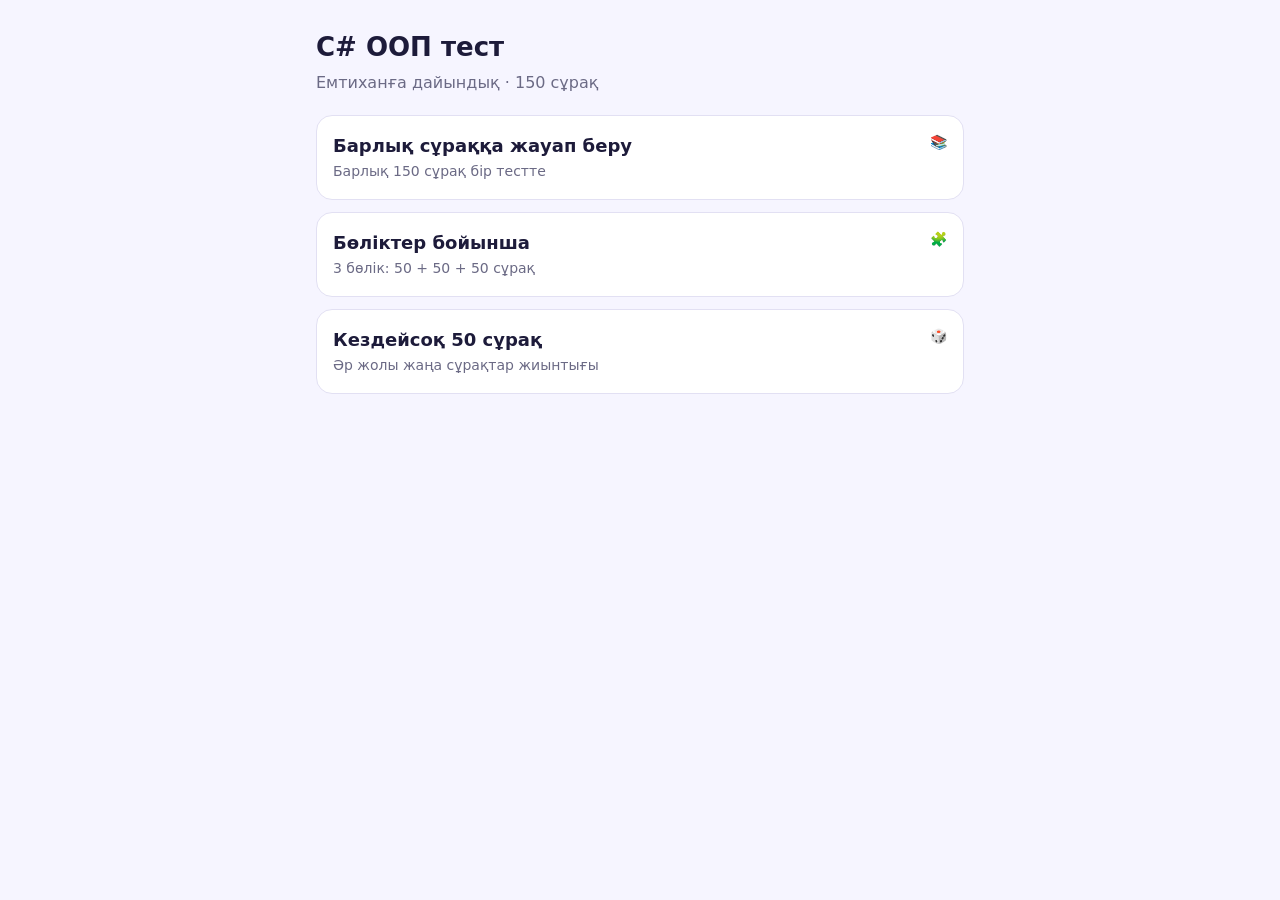
<file: index.html>
<!DOCTYPE html>
<html lang="kk">
<head>
<meta charset="utf-8">
<meta name="viewport" content="width=device-width, initial-scale=1, viewport-fit=cover">
<title>C# ООП тест — дайындық</title>
<link rel="stylesheet" href="style.css">
</head>
<body>
<div class="w" id="app"></div>
<script src="questions.js"></script>
<script src="script.js"></script>
</body>
</html>
</file>
<file: style.css>
:root{box-sizing:border-box;padding-top:env(safe-area-inset-top,0px);padding-bottom:env(safe-area-inset-bottom,0px);--bg:#f6f5ff;--card:#fff;--tx:#1d1b3a;--mu:#6b6a85;--pr:#5b4bdb;--pr2:#ece9ff;--ok:#1a9d5c;--okb:#e1f6ea;--er:#d6353f;--erb:#fde8ea;--bd:#e2e0f3;--code:#17163a;--codet:#e9e7ff}
@media (prefers-color-scheme:dark){:root:not([data-theme="light"]){--bg:#121122;--card:#1c1b33;--tx:#efeefc;--mu:#a09fc0;--pr:#8f82ff;--pr2:#2a2750;--ok:#4cd68c;--okb:#173a2a;--er:#ff7078;--erb:#3d1c24;--bd:#34325a;--code:#0c0b1b}}
:root[data-theme="dark"]{--bg:#121122;--card:#1c1b33;--tx:#efeefc;--mu:#a09fc0;--pr:#8f82ff;--pr2:#2a2750;--ok:#4cd68c;--okb:#173a2a;--er:#ff7078;--erb:#3d1c24;--bd:#34325a;--code:#0c0b1b}
*{box-sizing:border-box}html{scroll-padding-top:env(safe-area-inset-top,0px)}
body{margin:0;background:var(--bg);color:var(--tx);font:16px/1.5 system-ui,-apple-system,"Segoe UI",Roboto,sans-serif}
.w{max-width:680px;margin:0 auto;padding:20px 16px 40px}
h1{font-size:26px;margin:8px 0 4px}h2{font-size:20px;margin:0 0 8px}
.sub{color:var(--mu);margin:0 0 20px}
.card{background:var(--card);border:1px solid var(--bd);border-radius:16px;padding:16px;margin-bottom:12px}
.mode{display:block;width:100%;text-align:left;cursor:pointer;color:inherit;font:inherit;transition:transform .1s}
.mode:active{transform:scale(.98)}.mode b{display:block;font-size:18px}.mode span{color:var(--mu);font-size:14px}
.ic{font-size:26px;float:right;margin-left:8px}
.btn{background:var(--pr);color:#fff;border:0;border-radius:12px;padding:13px 18px;font:600 16px inherit;font-family:inherit;cursor:pointer}
.btn.g{background:var(--pr2);color:var(--pr)}.btn:disabled{opacity:.4}
.row{display:flex;gap:10px}.row .btn{flex:1}
.bar{height:8px;background:var(--pr2);border-radius:8px;overflow:hidden;margin:8px 0 14px}.bar i{display:block;height:100%;background:var(--pr);transition:width .2s}
.top{display:flex;justify-content:space-between;align-items:center;color:var(--mu);font-size:14px}
.top button{background:none;border:0;color:var(--mu);font:inherit;cursor:pointer;padding:6px 0}
.q{font-size:18px;font-weight:600;margin:6px 0 12px}
pre{background:var(--code);color:var(--codet);padding:12px;border-radius:12px;overflow-x:auto;white-space:pre-wrap;word-break:break-word;font:13.5px/1.5 ui-monospace,Menlo,Consolas,monospace;margin:0 0 14px}
.opt{display:flex;gap:10px;width:100%;text-align:left;background:var(--card);color:var(--tx);border:2px solid var(--bd);border-radius:14px;padding:12px;margin-bottom:10px;font:inherit;cursor:pointer}
.opt .l{flex:none;width:28px;height:28px;border-radius:50%;background:var(--pr2);color:var(--pr);display:grid;place-items:center;font-weight:700;font-size:14px}
.opt.s{border-color:var(--pr);background:var(--pr2)}.opt.s .l{background:var(--pr);color:#fff}
.opt.ok{border-color:var(--ok);background:var(--okb);cursor:default}.opt.ok .l{background:var(--ok);color:#fff}
.opt.er{border-color:var(--er);background:var(--erb);cursor:default}.opt.er .l{background:var(--er);color:#fff}
.nav{display:flex;flex-wrap:wrap;gap:6px;margin-top:14px}
.nav button{width:36px;height:36px;border-radius:10px;border:1px solid var(--bd);background:var(--card);color:var(--mu);font:600 13px inherit;font-family:inherit;cursor:pointer}
.nav .d{background:var(--pr2);color:var(--pr);border-color:var(--pr2)}.nav .c{border-color:var(--pr);color:var(--pr)}
.ring{width:150px;height:150px;border-radius:50%;margin:10px auto;display:grid;place-items:center;background:conic-gradient(var(--c) calc(var(--p)*1%),var(--pr2) 0)}
.ring div{width:118px;height:118px;border-radius:50%;background:var(--bg);display:grid;place-items:center;font-size:34px;font-weight:800}
.c{text-align:center}.tag{display:inline-block;font-size:12px;font-weight:700;padding:2px 8px;border-radius:8px;margin-bottom:6px}
.tag.e{background:var(--erb);color:var(--er)}
.ans{font-size:14px;margin:4px 0}.ans.o{color:var(--ok)}.ans.x{color:var(--er)}
</file>
